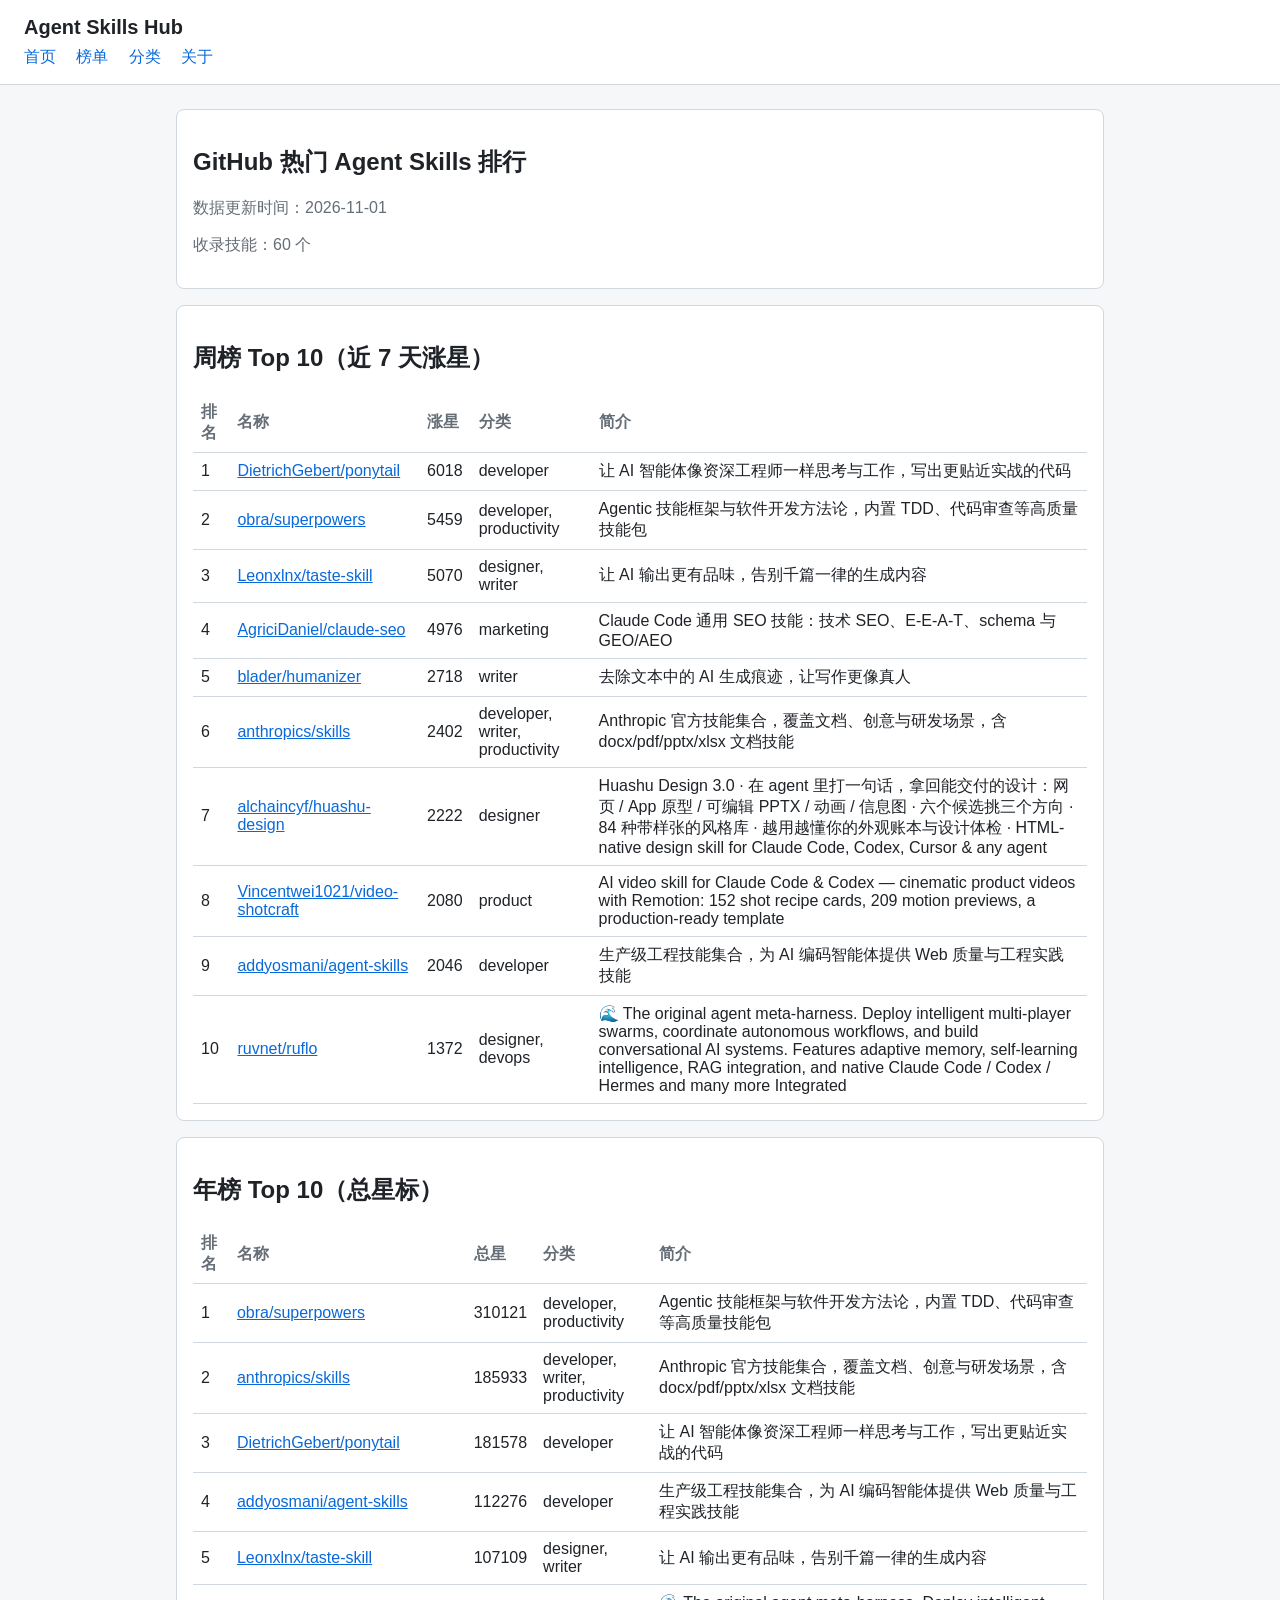
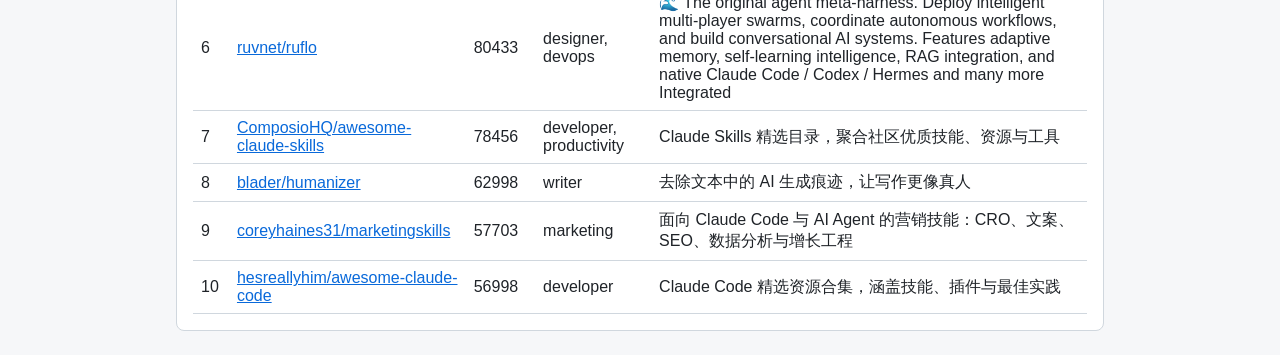
<file: site/index.html>
<!doctype html>
<html lang="zh-CN">
<head>
  <meta charset="utf-8">
  <meta name="viewport" content="width=device-width, initial-scale=1">
  <title>Agent Skills Hub - 首页</title>
  <link rel="stylesheet" href="assets/style.css">
</head>
<body data-page="home">
  <header>
    <h1>Agent Skills Hub</h1>
    <nav>
      <a href="index.html">首页</a>
      <a href="rankings.html">榜单</a>
      <a href="categories.html">分类</a>
      <a href="about.html">关于</a>
    </nav>
  </header>
  <main>
    <div class="card">
      <h2>GitHub 热门 Agent Skills 排行</h2>
      <p class="muted">数据更新时间：<span id="updated-at">加载中…</span></p>
      <p class="muted">收录技能：<span id="skill-count">加载中…</span> 个</p>
    </div>
    <div class="card">
      <h2>周榜 Top 10（近 7 天涨星）</h2>
      <table id="weekly-table">
        <thead><tr><th>排名</th><th>名称</th><th>涨星</th><th>分类</th><th>简介</th></tr></thead>
        <tbody></tbody>
      </table>
    </div>
    <div class="card">
      <h2>年榜 Top 10（总星标）</h2>
      <table id="yearly-table">
        <thead><tr><th>排名</th><th>名称</th><th>总星</th><th>分类</th><th>简介</th></tr></thead>
        <tbody></tbody>
      </table>
    </div>
  </main>
  <script src="assets/app.js"></script>
</body>
</html>
</file>
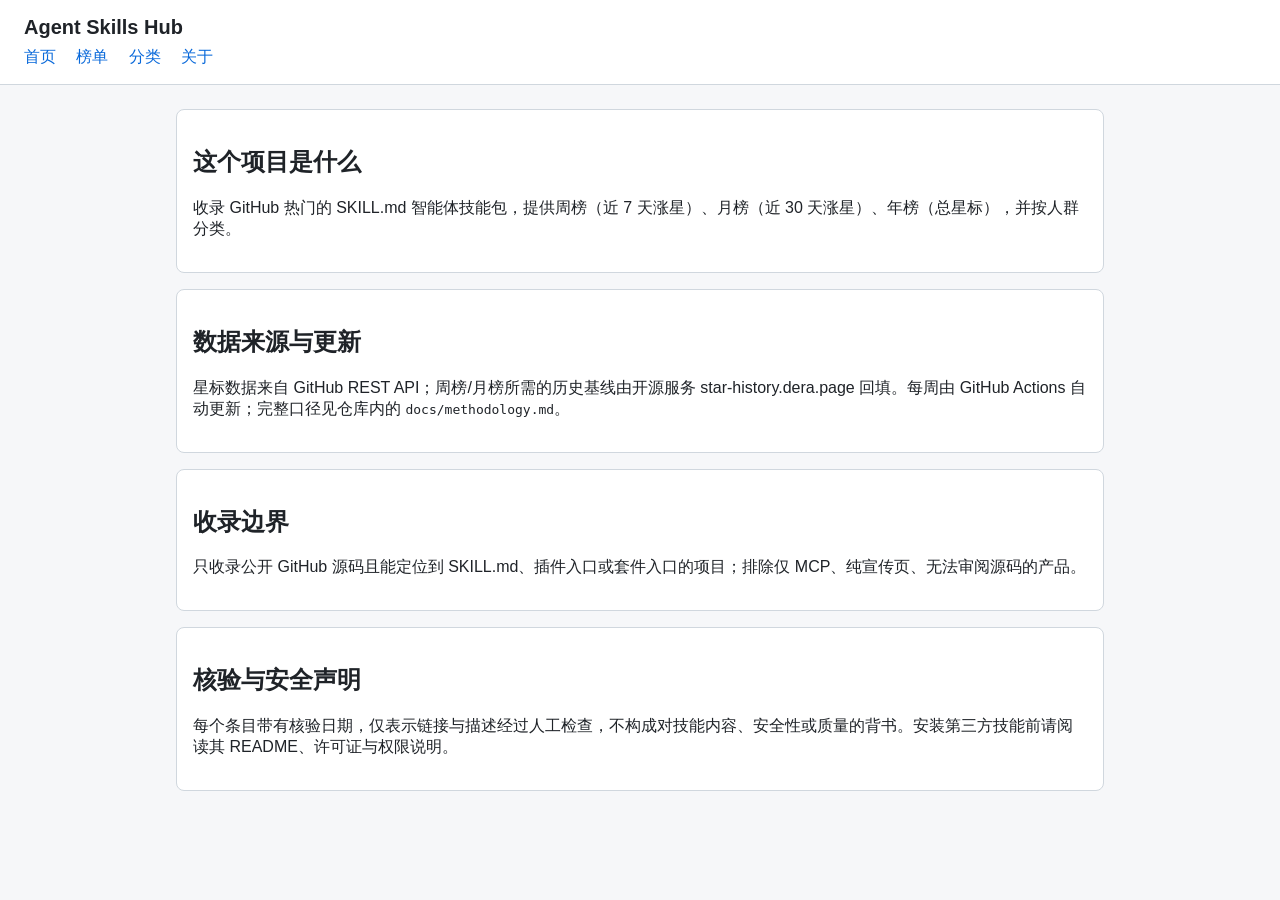
<file: site/about.html>
<!doctype html>
<html lang="zh-CN">
<head>
  <meta charset="utf-8">
  <meta name="viewport" content="width=device-width, initial-scale=1">
  <title>Agent Skills Hub - 关于</title>
  <link rel="stylesheet" href="assets/style.css">
</head>
<body>
  <header>
    <h1>Agent Skills Hub</h1>
    <nav>
      <a href="index.html">首页</a>
      <a href="rankings.html">榜单</a>
      <a href="categories.html">分类</a>
      <a href="about.html">关于</a>
    </nav>
  </header>
  <main>
    <div class="card">
      <h2>这个项目是什么</h2>
      <p>收录 GitHub 热门的 SKILL.md 智能体技能包，提供周榜（近 7 天涨星）、月榜（近 30 天涨星）、年榜（总星标），并按人群分类。</p>
    </div>
    <div class="card">
      <h2>数据来源与更新</h2>
      <p>星标数据来自 GitHub REST API；周榜/月榜所需的历史基线由开源服务 star-history.dera.page 回填。每周由 GitHub Actions 自动更新；完整口径见仓库内的 <code>docs/methodology.md</code>。</p>
    </div>
    <div class="card">
      <h2>收录边界</h2>
      <p>只收录公开 GitHub 源码且能定位到 SKILL.md、插件入口或套件入口的项目；排除仅 MCP、纯宣传页、无法审阅源码的产品。</p>
    </div>
    <div class="card">
      <h2>核验与安全声明</h2>
      <p>每个条目带有核验日期，仅表示链接与描述经过人工检查，不构成对技能内容、安全性或质量的背书。安装第三方技能前请阅读其 README、许可证与权限说明。</p>
    </div>
  </main>
  <script src="assets/app.js"></script>
</body>
</html>
</file>
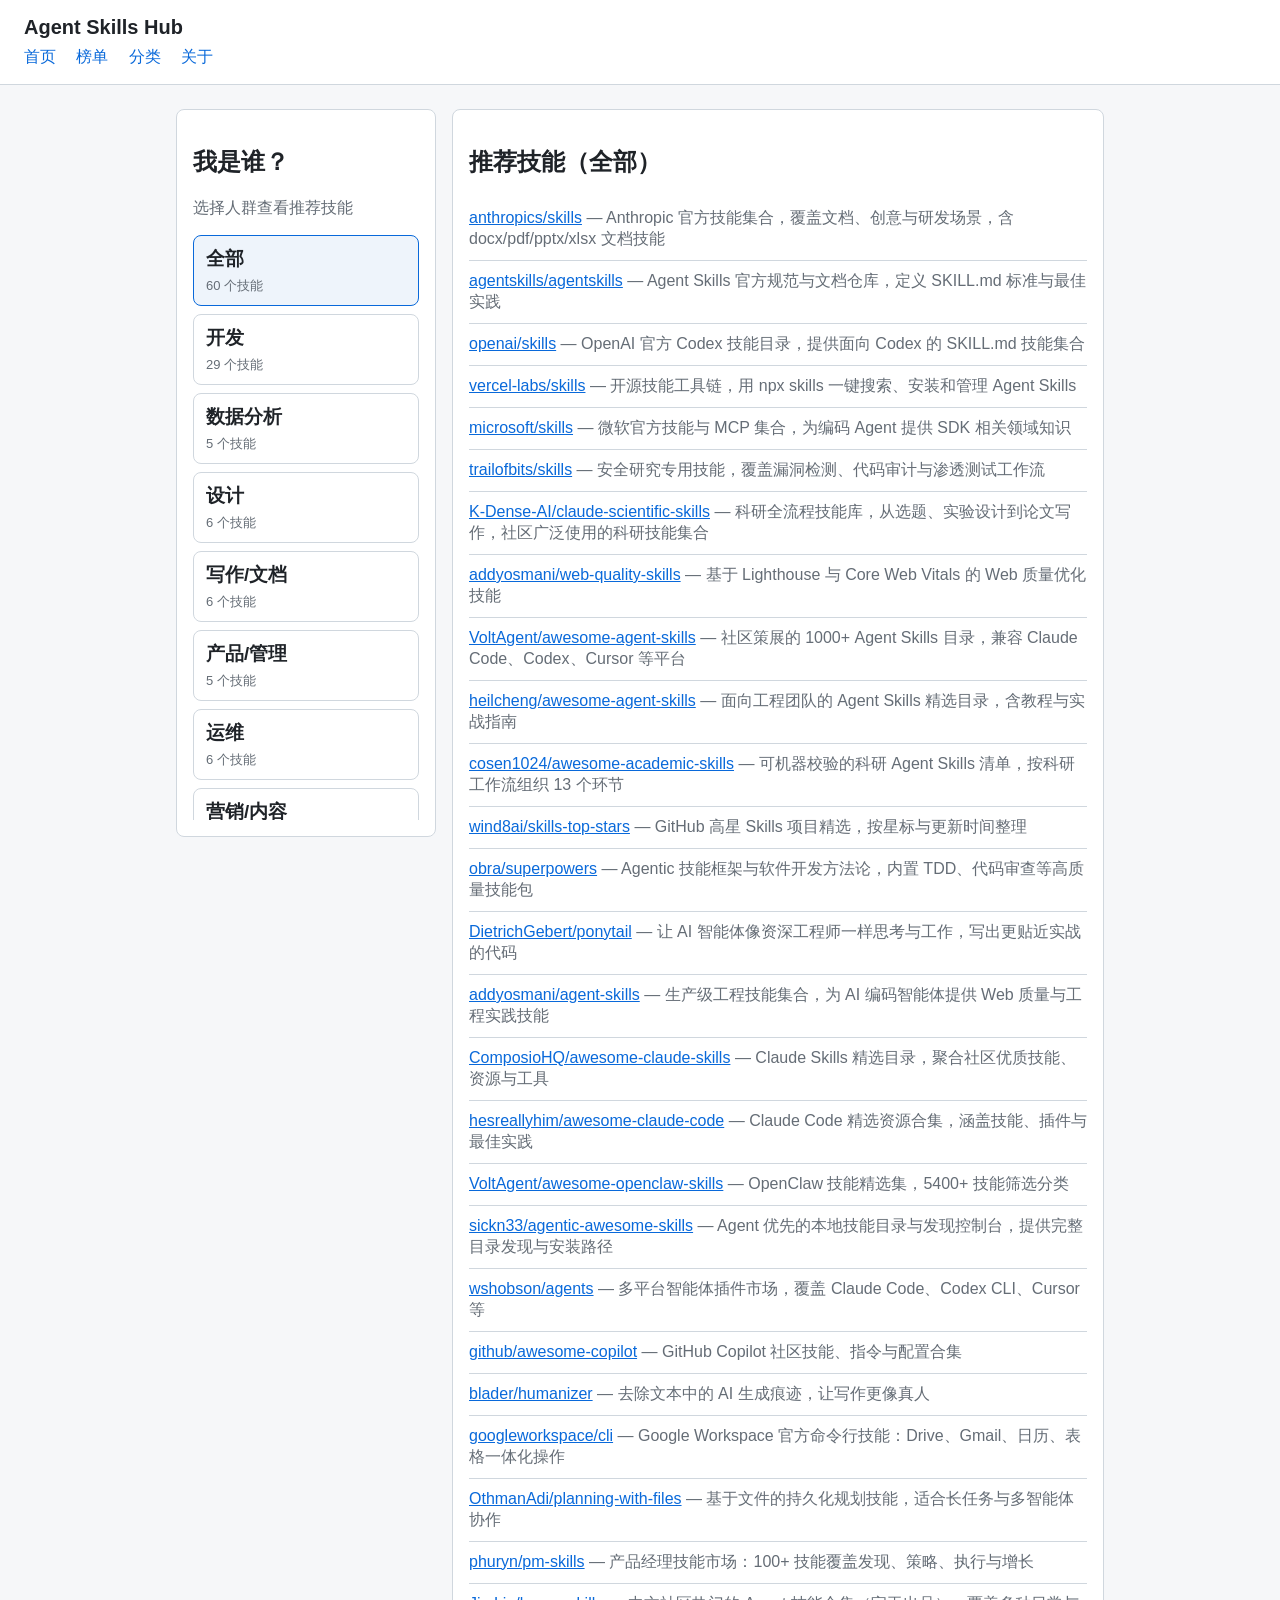
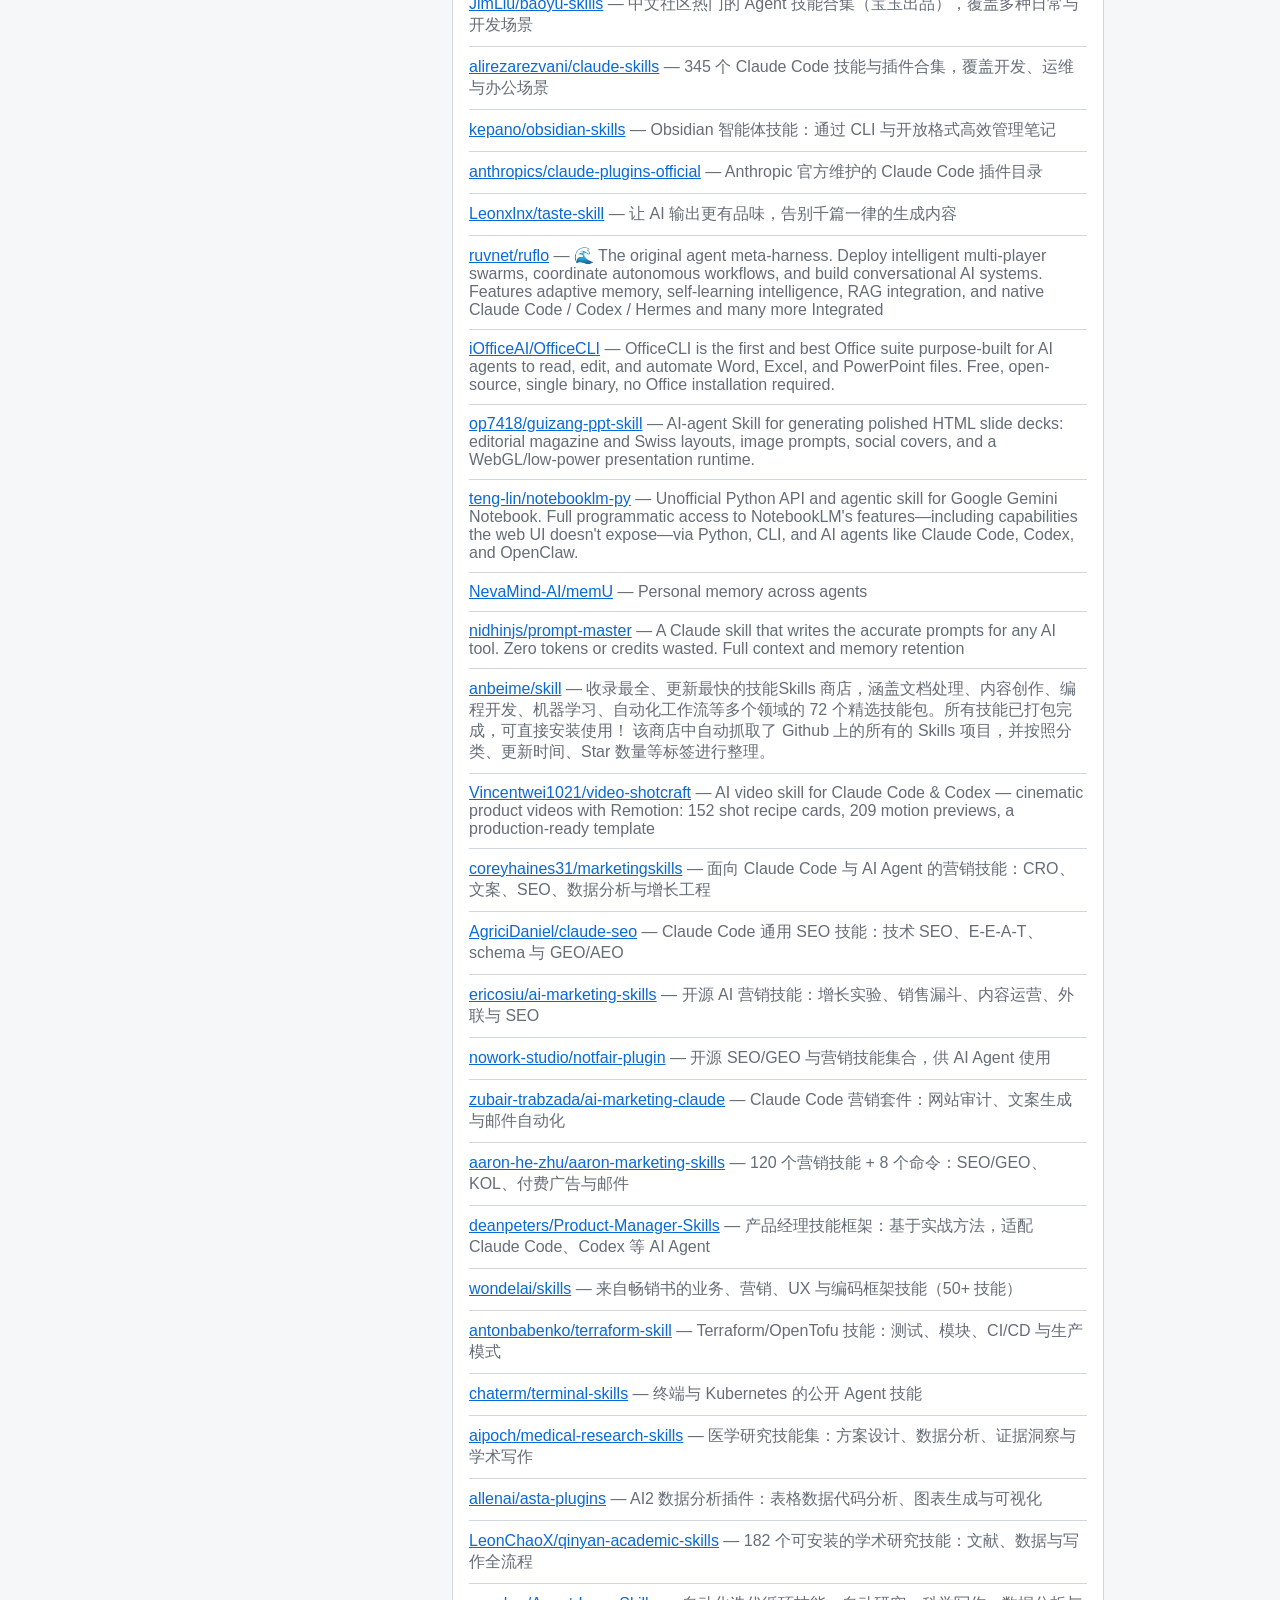
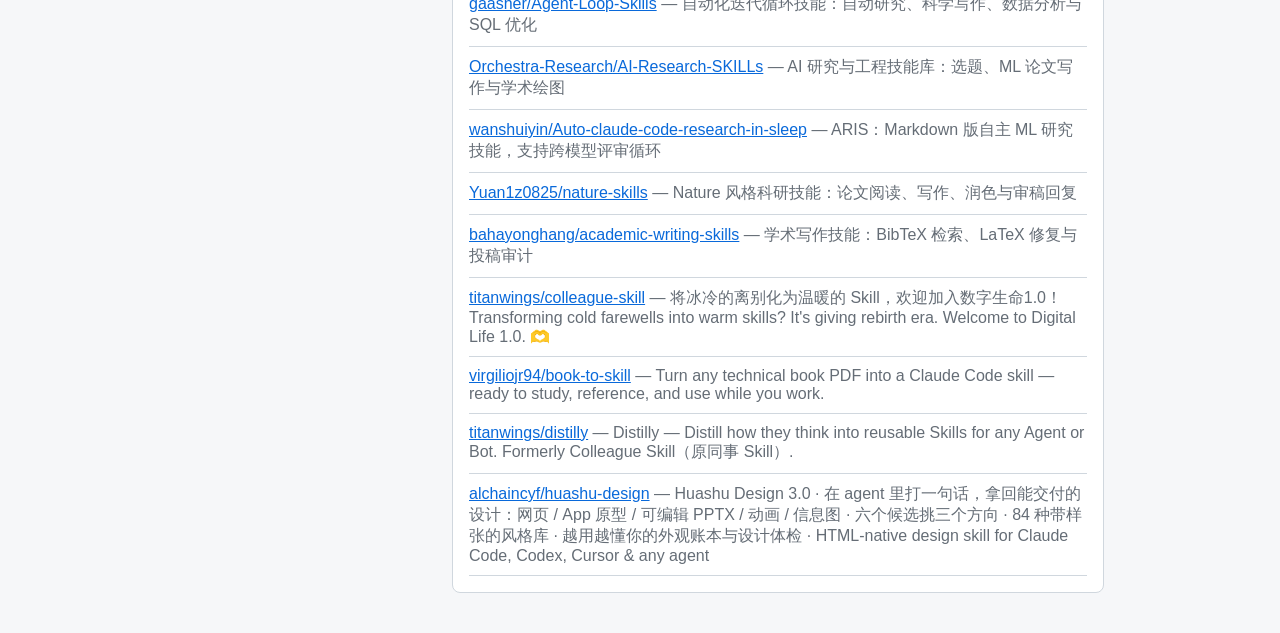
<file: site/categories.html>
<!doctype html>
<html lang="zh-CN">
<head>
  <meta charset="utf-8">
  <meta name="viewport" content="width=device-width, initial-scale=1">
  <title>Agent Skills Hub - 分类</title>
  <link rel="stylesheet" href="assets/style.css">
</head>
<body data-page="categories">
  <header>
    <h1>Agent Skills Hub</h1>
    <nav>
      <a href="index.html">首页</a>
      <a href="rankings.html">榜单</a>
      <a href="categories.html">分类</a>
      <a href="about.html">关于</a>
    </nav>
  </header>
  <main>
    <div class="categories-layout">
      <aside class="card" id="category-panel">
        <h2>我是谁？</h2>
        <p class="muted">选择人群查看推荐技能</p>
        <div id="category-cards"></div>
      </aside>
      <section class="card" id="skill-panel">
        <h2 id="skill-panel-title">推荐技能</h2>
        <div id="skill-list"></div>
      </section>
    </div>
  </main>
  <script src="assets/app.js"></script>
</body>
</html>
</file>
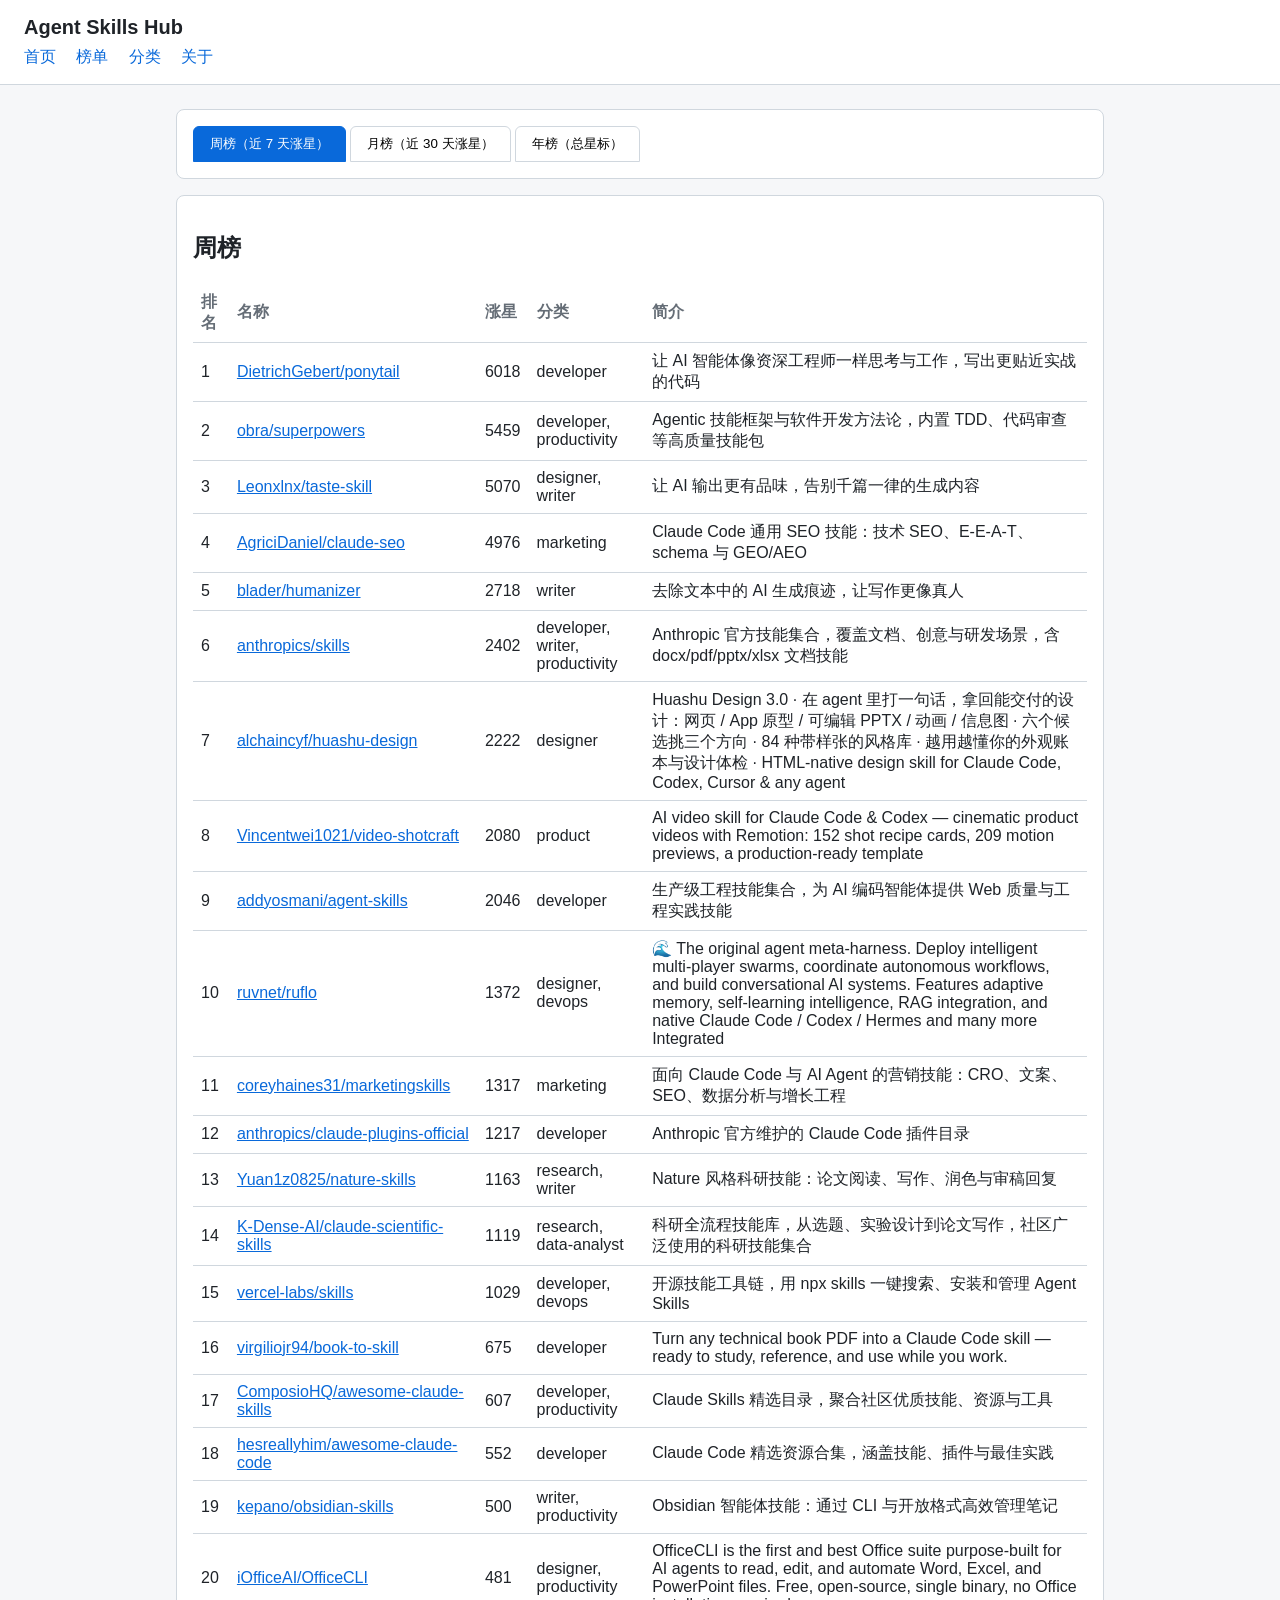
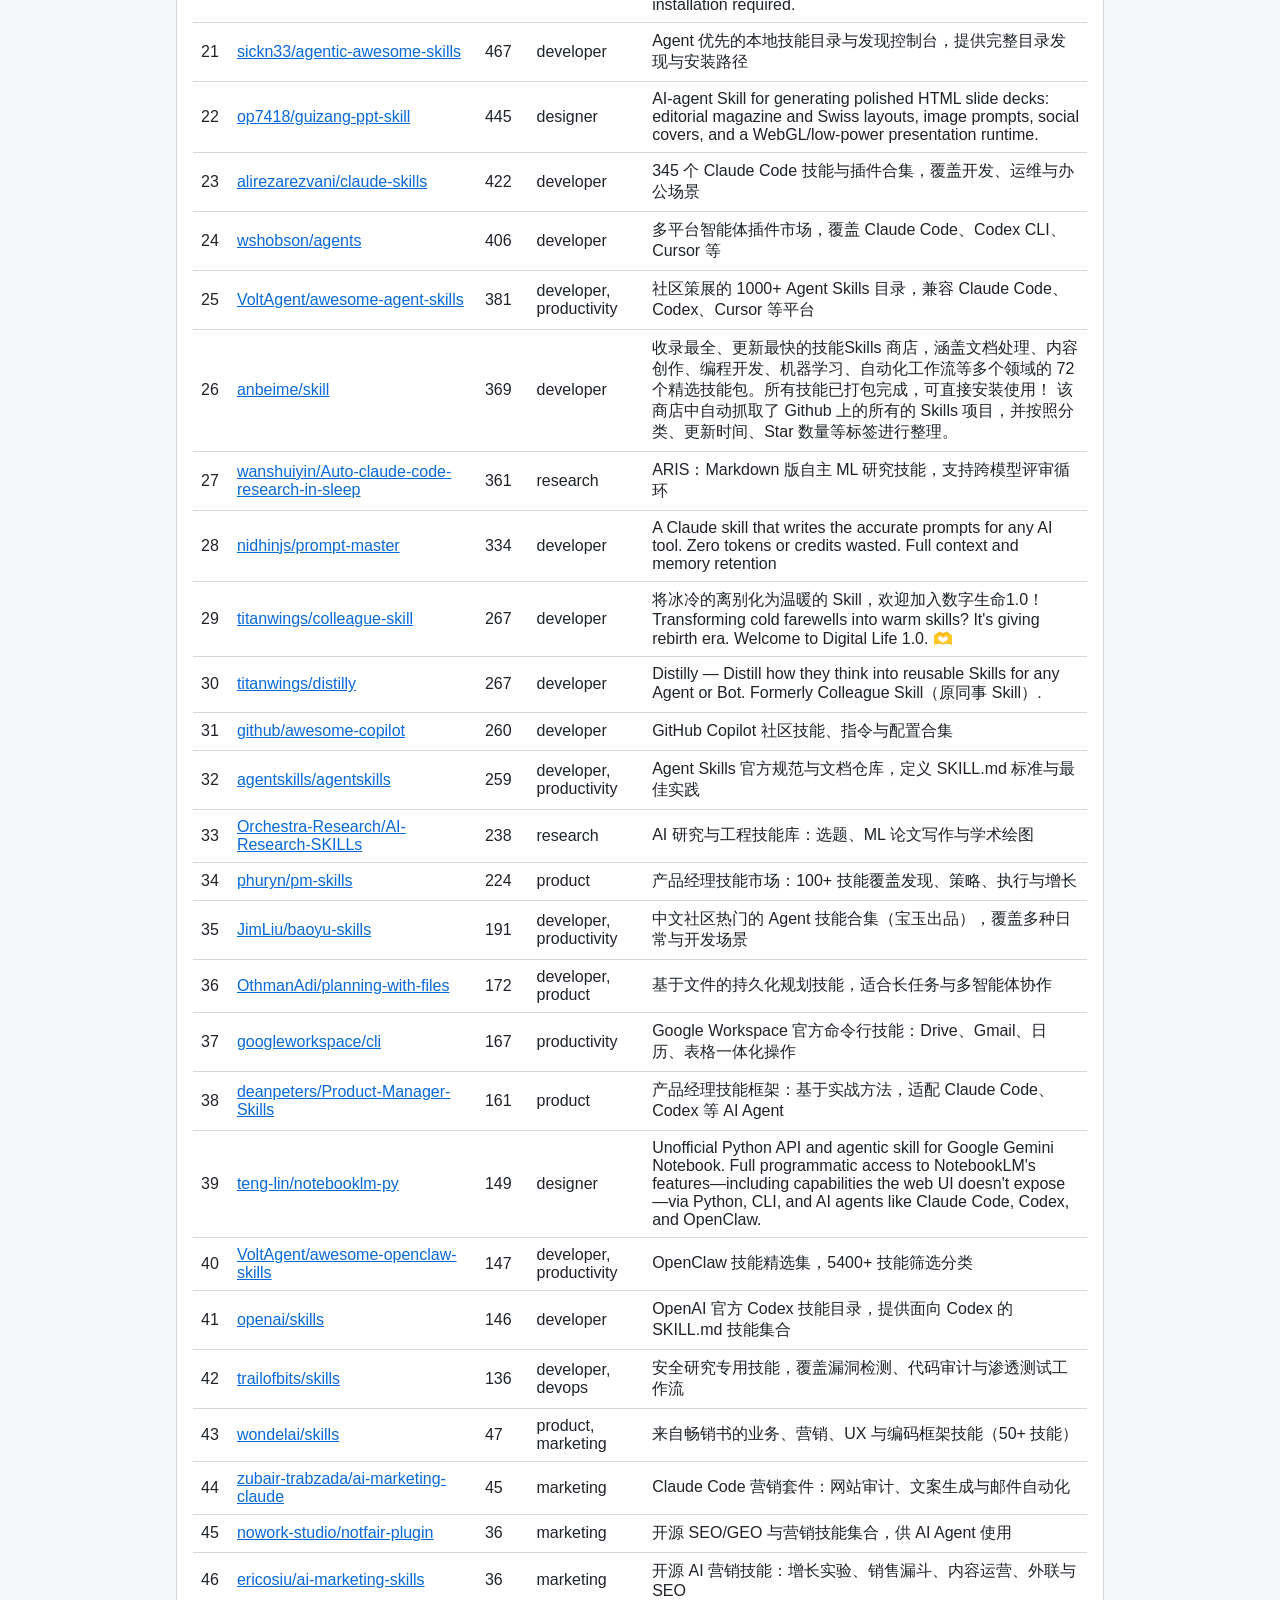
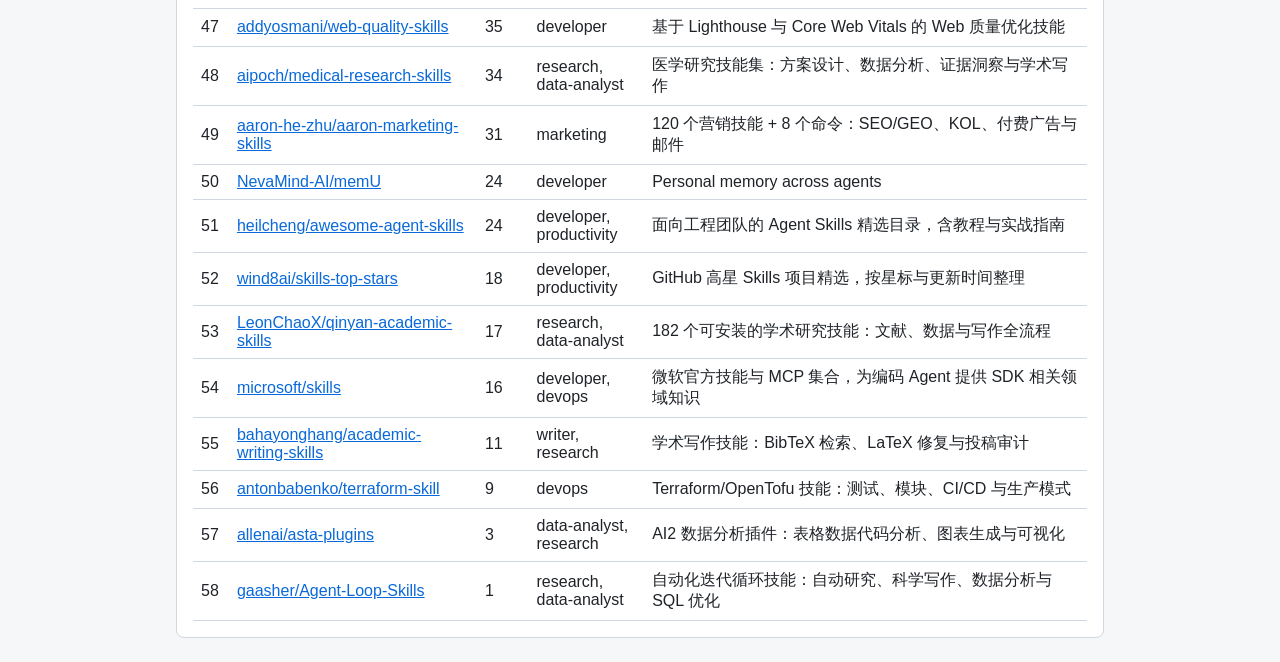
<file: site/rankings.html>
<!doctype html>
<html lang="zh-CN">
<head>
  <meta charset="utf-8">
  <meta name="viewport" content="width=device-width, initial-scale=1">
  <title>Agent Skills Hub - 榜单</title>
  <link rel="stylesheet" href="assets/style.css">
</head>
<body data-page="rankings">
  <header>
    <h1>Agent Skills Hub</h1>
    <nav>
      <a href="index.html">首页</a>
      <a href="rankings.html">榜单</a>
      <a href="categories.html">分类</a>
      <a href="about.html">关于</a>
    </nav>
  </header>
  <main>
    <div class="card">
      <button class="tab-button active" data-target="weekly-board">周榜（近 7 天涨星）</button>
      <button class="tab-button" data-target="monthly-board">月榜（近 30 天涨星）</button>
      <button class="tab-button" data-target="yearly-board">年榜（总星标）</button>
    </div>
    <div class="card board" id="weekly-board">
      <h2>周榜</h2>
      <table id="weekly-table"><thead><tr><th>排名</th><th>名称</th><th>涨星</th><th>分类</th><th>简介</th></tr></thead><tbody></tbody></table>
    </div>
    <div class="card board" id="monthly-board" style="display:none">
      <h2>月榜</h2>
      <table id="monthly-table"><thead><tr><th>排名</th><th>名称</th><th>涨星</th><th>分类</th><th>简介</th></tr></thead><tbody></tbody></table>
    </div>
    <div class="card board" id="yearly-board" style="display:none">
      <h2>年榜</h2>
      <table id="yearly-table"><thead><tr><th>排名</th><th>名称</th><th>总星</th><th>分类</th><th>简介</th></tr></thead><tbody></tbody></table>
    </div>
  </main>
  <script src="assets/app.js"></script>
</body>
</html>
</file>
<file: site/assets/style.css>
:root {
  --bg: #f6f7f9;
  --card: #ffffff;
  --text: #1f2328;
  --muted: #656d76;
  --accent: #0969da;
  --border: #d0d7de;
}
* { box-sizing: border-box; }
body {
  margin: 0;
  font-family: -apple-system, "Segoe UI", "Microsoft YaHei", sans-serif;
  background: var(--bg);
  color: var(--text);
}
header {
  background: var(--card);
  border-bottom: 1px solid var(--border);
  padding: 16px 24px;
}
header h1 { margin: 0; font-size: 20px; }
nav { margin-top: 8px; }
nav a { color: var(--accent); text-decoration: none; margin-right: 16px; }
nav a:hover { text-decoration: underline; }
main { max-width: 960px; margin: 24px auto; padding: 0 16px; }
.card {
  background: var(--card);
  border: 1px solid var(--border);
  border-radius: 8px;
  padding: 16px;
  margin-bottom: 16px;
}
.muted { color: var(--muted); }
table { width: 100%; border-collapse: collapse; }
th, td { text-align: left; padding: 8px; border-bottom: 1px solid var(--border); }
th { color: var(--muted); font-weight: 600; }
a { color: var(--accent); }
.tab-button {
  padding: 8px 16px;
  border: 1px solid var(--border);
  background: var(--card);
  cursor: pointer;
  border-radius: 6px 6px 0 0;
}
.tab-button.active { background: var(--accent); color: #fff; border-color: var(--accent); }
.category-card { cursor: pointer; }
.category-card h3 { margin: 0 0 4px; }
.category-card .count { color: var(--muted); font-size: 13px; }
#skill-list .skill-item { padding: 10px 0; border-bottom: 1px solid var(--border); }
.categories-layout {
  display: grid;
  grid-template-columns: 260px 1fr;
  gap: 16px;
  align-items: start;
}
#category-panel { position: sticky; top: 16px; }
#category-cards { max-height: 65vh; overflow-y: auto; }
.category-card {
  border: 1px solid var(--border);
  border-radius: 8px;
  padding: 10px 12px;
  margin-bottom: 8px;
  background: var(--card);
}
.category-card.active {
  border-color: var(--accent);
  background: #eef4fb;
}
@media (max-width: 720px) {
  .categories-layout { grid-template-columns: 1fr; }
  #category-panel { position: static; }
}
</file>
